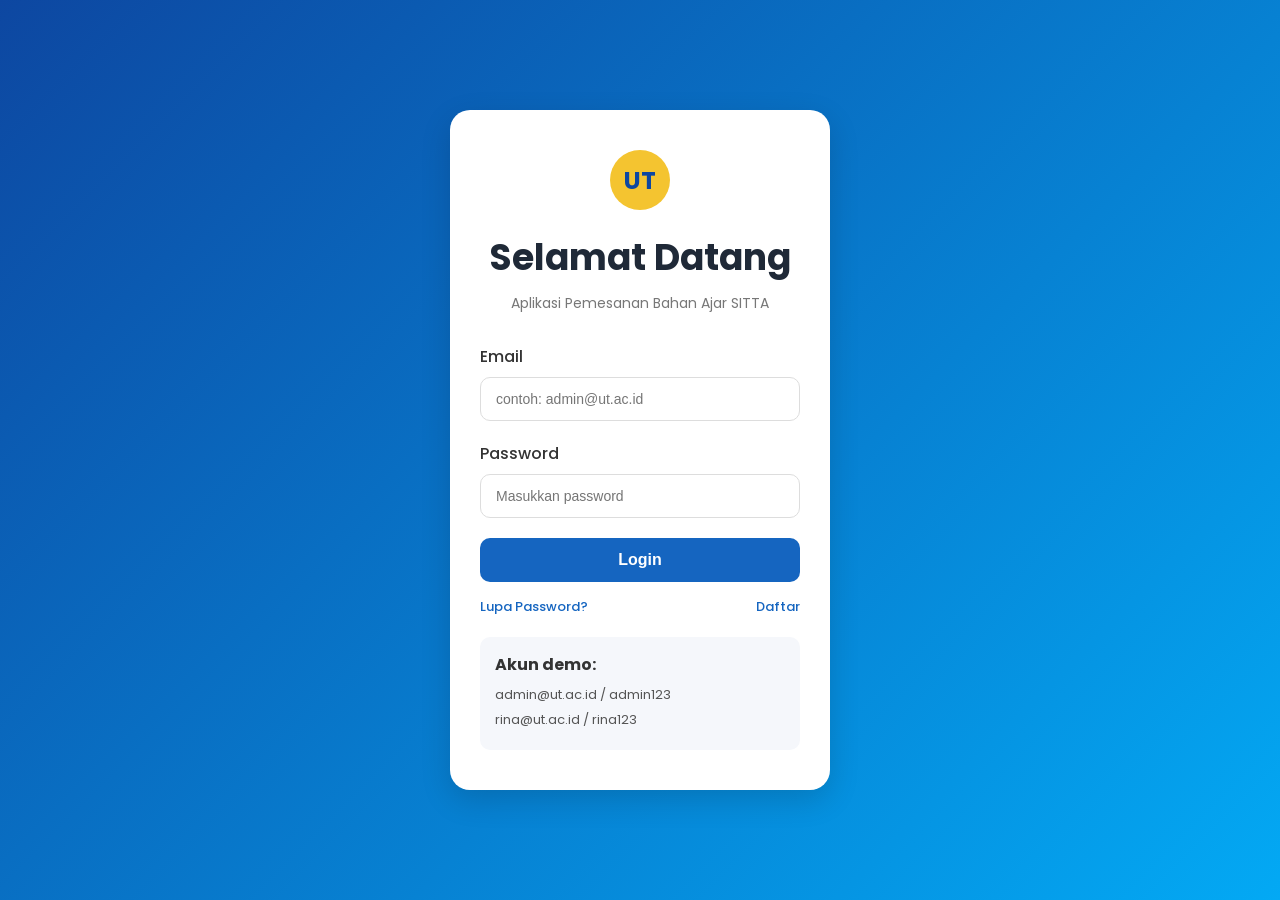
<file: index.html>
<!DOCTYPE html>
<html lang="id">
<head>
  <meta charset="UTF-8" />
  <meta name="viewport" content="width=device-width, initial-scale=1.0"/>
  <title>Login SITTA</title>

  <link rel="preconnect" href="https://fonts.googleapis.com">
  <link rel="preconnect" href="https://fonts.gstatic.com" crossorigin>
  <link href="https://fonts.googleapis.com/css2?family=Poppins:wght@300;400;500;600;700&display=swap" rel="stylesheet">

  <link rel="stylesheet" href="css/style.css">
</head>
<body class="login-page">

  <div class="login-container">
    <div class="login-card">

      <div class="logo">UT</div>

      <h1>Selamat Datang</h1>
      <p class="subtitle">Aplikasi Pemesanan Bahan Ajar SITTA</p>

      <form id="loginForm">
        <div class="form-group">
          <label for="email">Email</label>
          <input type="email" id="email" placeholder="contoh: admin@ut.ac.id" required>
        </div>

        <div class="form-group">
          <label for="password">Password</label>
          <input type="password" id="password" placeholder="Masukkan password" required>
        </div>

        <button type="submit" id="loginBtn" class="btn-login">
          Login
        </button>
      </form>

      <div class="links">
        <a href="#" onclick="alert('Fitur ini sedang dalam pengembangan')">Lupa Password?</a>
        <a href="#" onclick="alert('Silahkan hubungi admin untuk pendaftaran')">Daftar</a>
      </div>

      <div class="demo-box">
        <h4>Akun demo:</h4>
        <p>admin@ut.ac.id / admin123</p>
        <p>rina@ut.ac.id / rina123</p>
      </div>

    </div>
  </div>

  <script src="js/data.js"></script>
  <script src="js/script.js"></script>
  
  <script>
    const loginForm = document.getElementById('loginForm');

    loginForm.addEventListener('submit', function(e) {
        // Mencegah halaman refresh saat form dikirim
        e.preventDefault();

        const emailInput = document.getElementById('email').value.trim();
        const passInput = document.getElementById('password').value;

        // 1. Validasi keberadaan dataPengguna
        if (typeof dataPengguna === 'undefined') {
            alert('Error: Data pengguna tidak ditemukan. Pastikan file js/data.js sudah benar.');
            return;
        }

        // 2. Pencarian user di dalam array dataPengguna
        const user = dataPengguna.find(u => u.email === emailInput && u.password === passInput);

        if (user) {
            // Simpan info user ke LocalStorage (Kecuali password untuk keamanan)
            const userDataToStore = {
                nama: user.nama,
                email: user.email,
                role: user.role
            };
            
            localStorage.setItem('userTersambung', JSON.stringify(userDataToStore));
            
            // Notifikasi sukses (opsional) sebelum pindah halaman
            console.log('Login Berhasil sebagai:', user.nama);
            
            // Pindah ke halaman dashboard
            window.location.href = 'dashboard.html';
        } else {
            // Jika login gagal
            alert('Email atau Password salah! Periksa kembali akun demo Anda.');
            // Kosongkan input password untuk keamanan
            document.getElementById('password').value = '';
        }
    });
  </script>
</body>
</html>
</file>
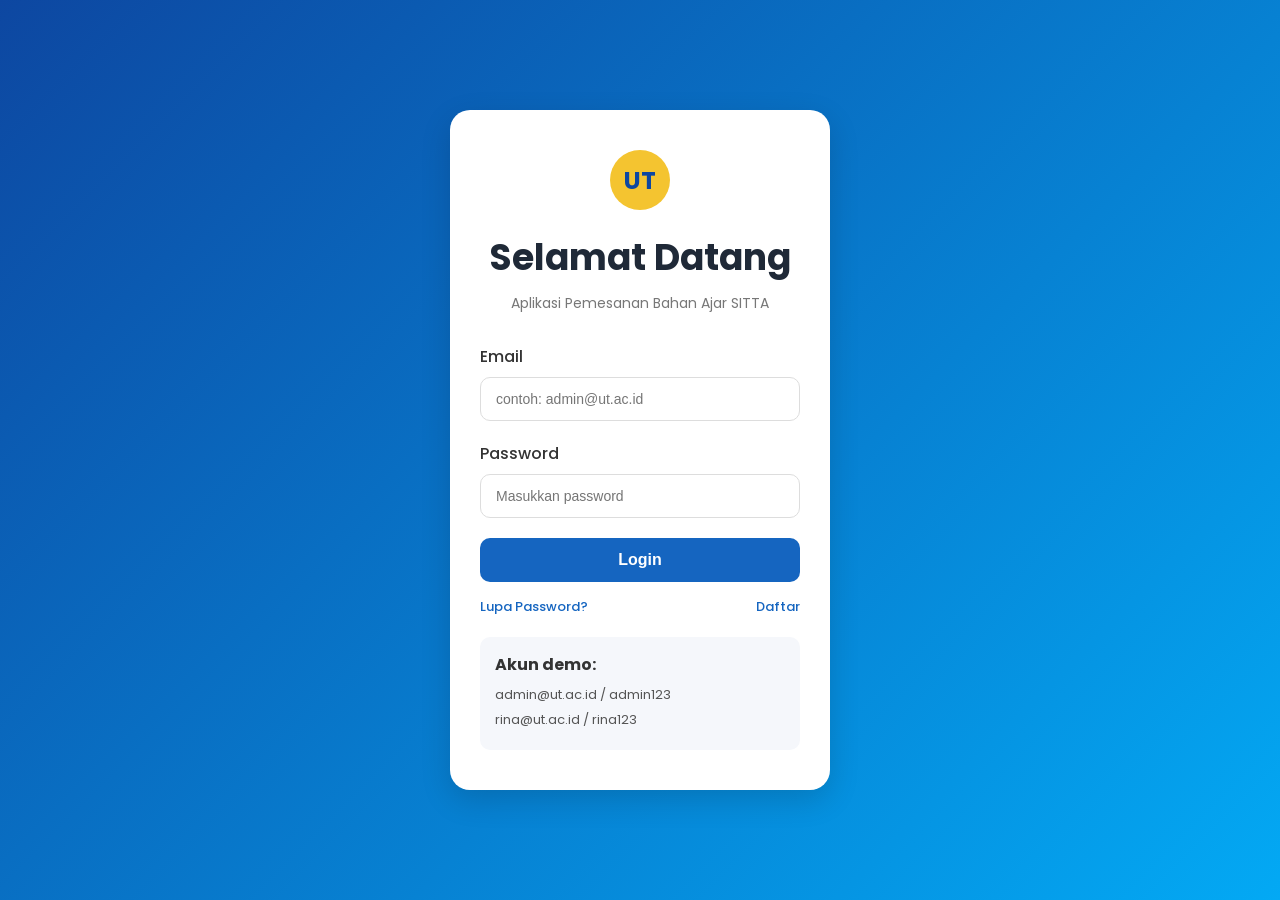
<file: dashboard.html>
<!DOCTYPE html>
<html lang="id">
<head>
  <meta charset="UTF-8">
  <meta name="viewport" content="width=device-width, initial-scale=1.0">
  <title>Dashboard SITTA</title>
  
  <link rel="stylesheet" href="css/style.css">
  <link href="https://fonts.googleapis.com/css2?family=Poppins:wght@300;400;500;600;700&display=swap" rel="stylesheet">
</head>

<body class="dashboard-page">

  <nav class="navbar">
    <div class="logo-dashboard">SITTA UT</div>
    <ul class="nav-links">
      <li><a href="dashboard.html">Home</a></li>
      <li><a href="stok.html">Informasi Bahan Ajar</a></li>
      <li><a href="tracking.html">Tracking Pengiriman</a></li>
      <li><a href="#" id="logoutLink">Logout</a></li>
    </ul>
  </nav>

  <div class="dashboard-container">

    <header class="hero">
      <div class="hero-left">
        <span class="badge">Dashboard Aplikasi SITTA</span>
        <h1 id="greetingText">Selamat Datang, Admin SITTA</h1>
        <p id="userRole">Login sebagai Administrator - Pusat</p>
      </div>
      <div class="hero-right">
        <h2>1587</h2>
        <p>Total Stok</p>
      </div>
    </header>

    <div class="card-container">
      <div class="card">
        <h3>Informasi Bahan Ajar</h3>
        <p>Lihat daftar bahan ajar, stok, edisi, dan cover modul terbaru secara real-time.</p>
        <button onclick="location.href='stok.html'">Buka Stok</button>
      </div>

      <div class="card">
        <h3>Tracking Pengiriman</h3>
        <p>Cari status pengiriman bahan ajar Anda berdasarkan Nomor Delivery Order.</p>
        <button onclick="location.href='tracking.html'">Cari DO</button>
      </div>

  <script src="js/data.js"></script>
  <script src="js/script.js"></script>
  
  <script>
    // 1. Ambil data user dari LocalStorage (data ini dikirim dari halaman login)
    const userSession = localStorage.getItem('userTersambung');

    // 2. Cek apakah ada user yang login
    if (userSession) {
        const user = JSON.parse(userSession);
        
        // Ganti teks nama sesuai user yang login
        document.getElementById('greetingText').innerText = `Selamat Datang, ${user.nama}!`;
        
        // Ganti teks role (opsional)
        document.getElementById('userRole').innerText = `Login sebagai ${user.role} - ${user.lokasi}`;
    } else {
        // Jika tidak ada data login (mencoba masuk lewat URL), lempar kembali ke halaman login
        alert("Anda harus login terlebih dahulu!");
        window.location.href = 'index.html';
    }

    // 3. Fungsi Logout
    document.getElementById('logoutLink').addEventListener('click', function(e) {
        e.preventDefault(); // Mencegah link berpindah langsung
        
        // Hapus data login dari browser
        localStorage.removeItem('userTersambung');
        
        // Beri pesan dan pindah ke halaman login
        alert("Anda telah berhasil logout.");
        window.location.href = 'index.html';
    });
  </script>

</body>
</html>
</file>
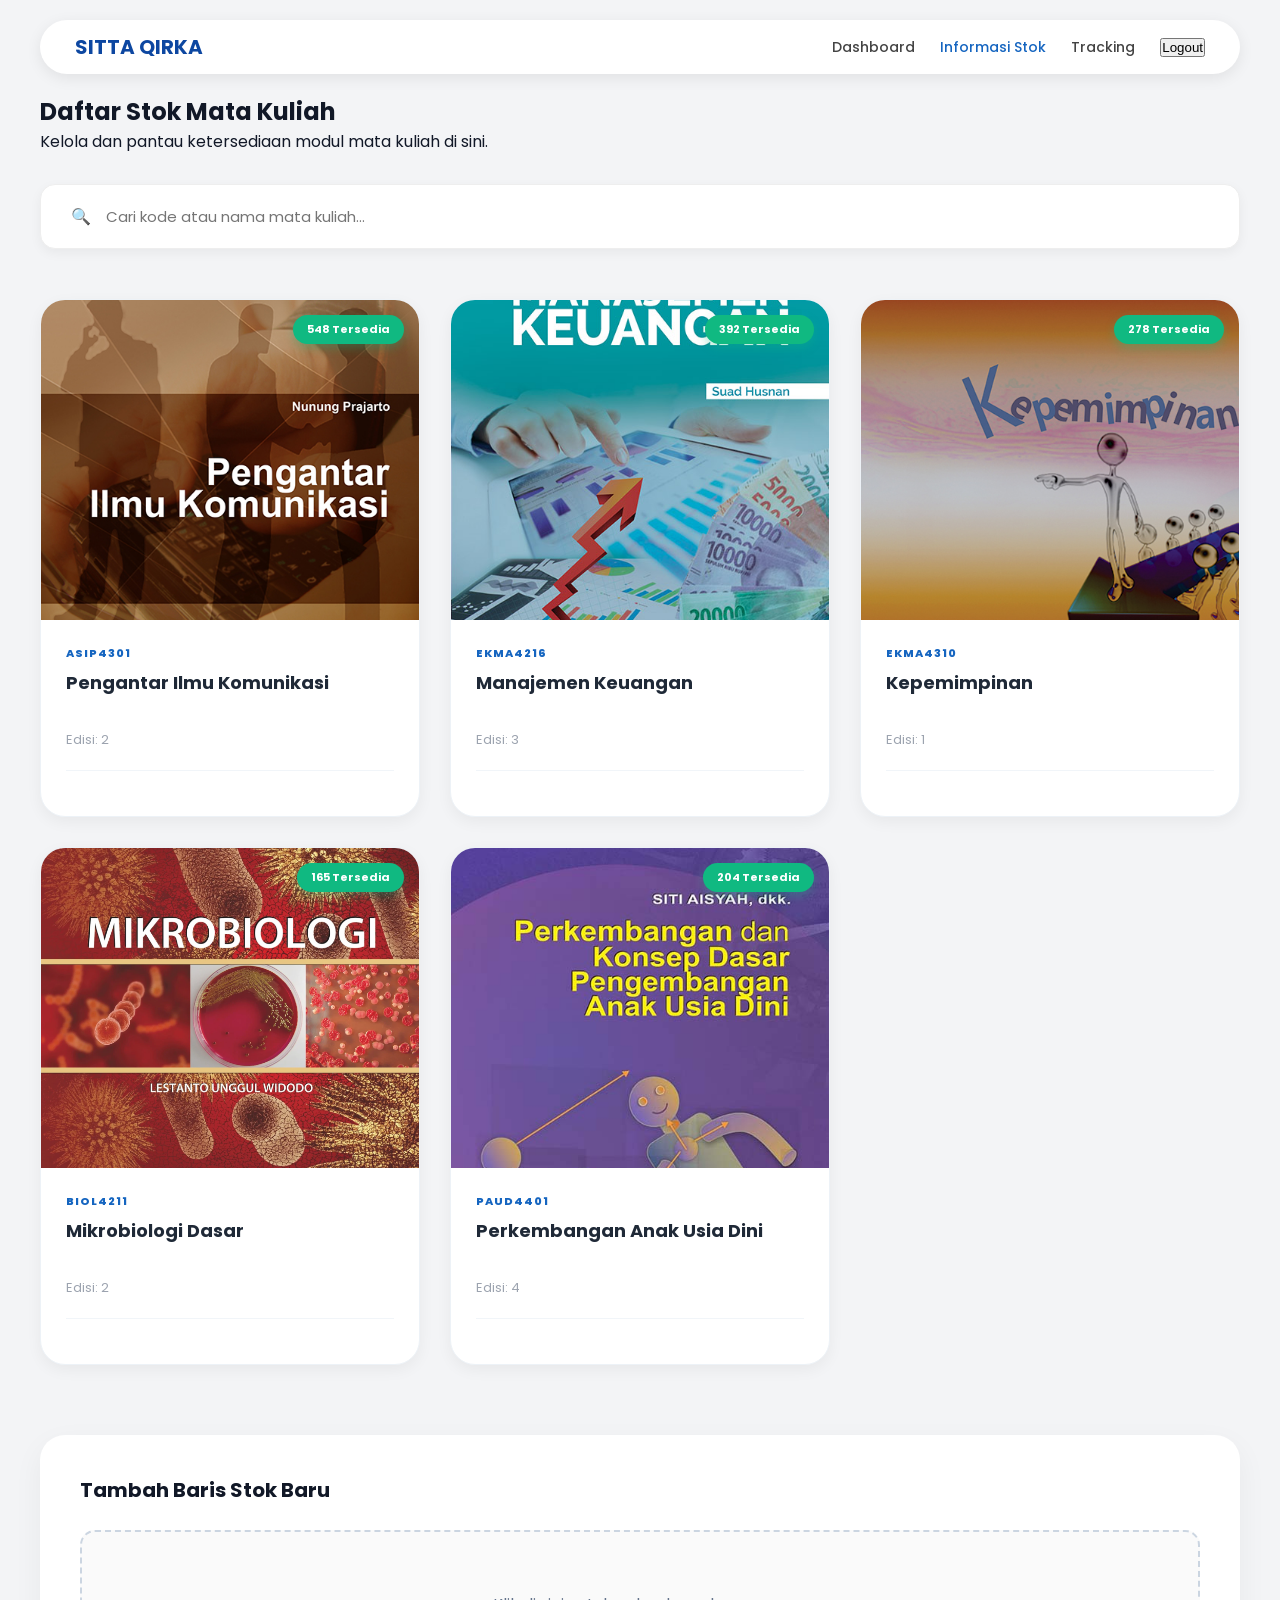
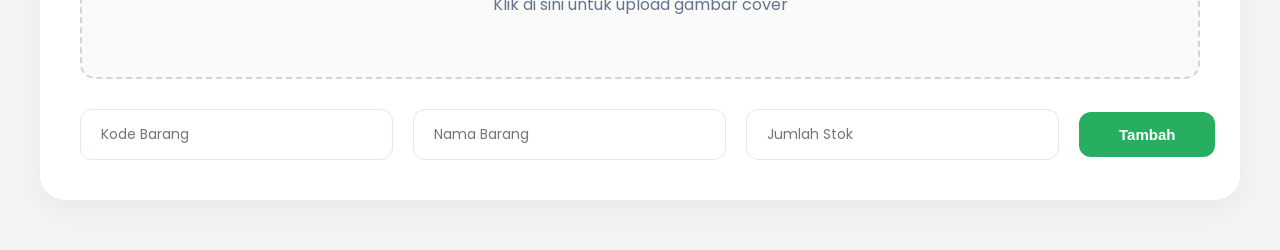
<file: stok.html>
<!DOCTYPE html>
<html lang="id">
<head>
    <meta charset="UTF-8">
    <meta name="viewport" content="width=device-width, initial-scale=1.0">
    <title>Stok Buku - SITTA QIRKA</title>
    <link href="https://fonts.googleapis.com/css2?family=Poppins:wght@300;400;500;600;700&display=swap" rel="stylesheet">
    <link rel="stylesheet" href="css/style.css">
</head>
<body class="stok-page">

    <nav class="navbar">
        <a href="dashboard.html" class="brand">SITTA QIRKA</a>
        <div class="nav-links">
            <a href="dashboard.html">Dashboard</a>
            <a href="stok.html" class="active">Informasi Stok</a>
            <a href="tracking.html">Tracking</a>
            <button class="nav-button danger">Logout</button>
        </div>
    </nav>

    <div class="container">
        <div class="stok-header">
            <h2>Daftar Stok Mata Kuliah</h2>
            <p>Kelola dan pantau ketersediaan modul mata kuliah di sini.</p>
        </div>

        <div class="filter-wrapper">
            <div class="search-box">
                <span style="margin-left: 10px;">🔍</span> 
                <input type="text" id="searchInput" placeholder="Cari kode atau nama mata kuliah...">
            </div>
            </div>

        <div class="stok-grid" id="stok-container">
        </div>

        <div id="no-results" style="display: none; text-align: center; padding: 50px; color: #94a3b8;">
            Data tidak ditemukan...
        </div>

        <div class="add-stok-section">
            <h3>Tambah Baris Stok Baru</h3>
            
        <div class="upload-area" onclick="document.getElementById('fileInput').click()">
            <p>Klik di sini untuk upload gambar cover</p>
            <input type="file" id="fileInput" accept="image/*" style="display: none;">
        </div>

            <div class="input-form-row">
                <input type="text" placeholder="Kode Barang" class="stok-input">
                <input type="text" placeholder="Nama Barang" class="stok-input">
                <input type="number" placeholder="Jumlah Stok" class="stok-input">
                <button class="btn-submit-stok">Tambah</button>
            </div>
        </div>
    </div>

    <script src="js/data.js"></script> 
    <script src="js/script.js"></script> 
</body>
</html>
</file>
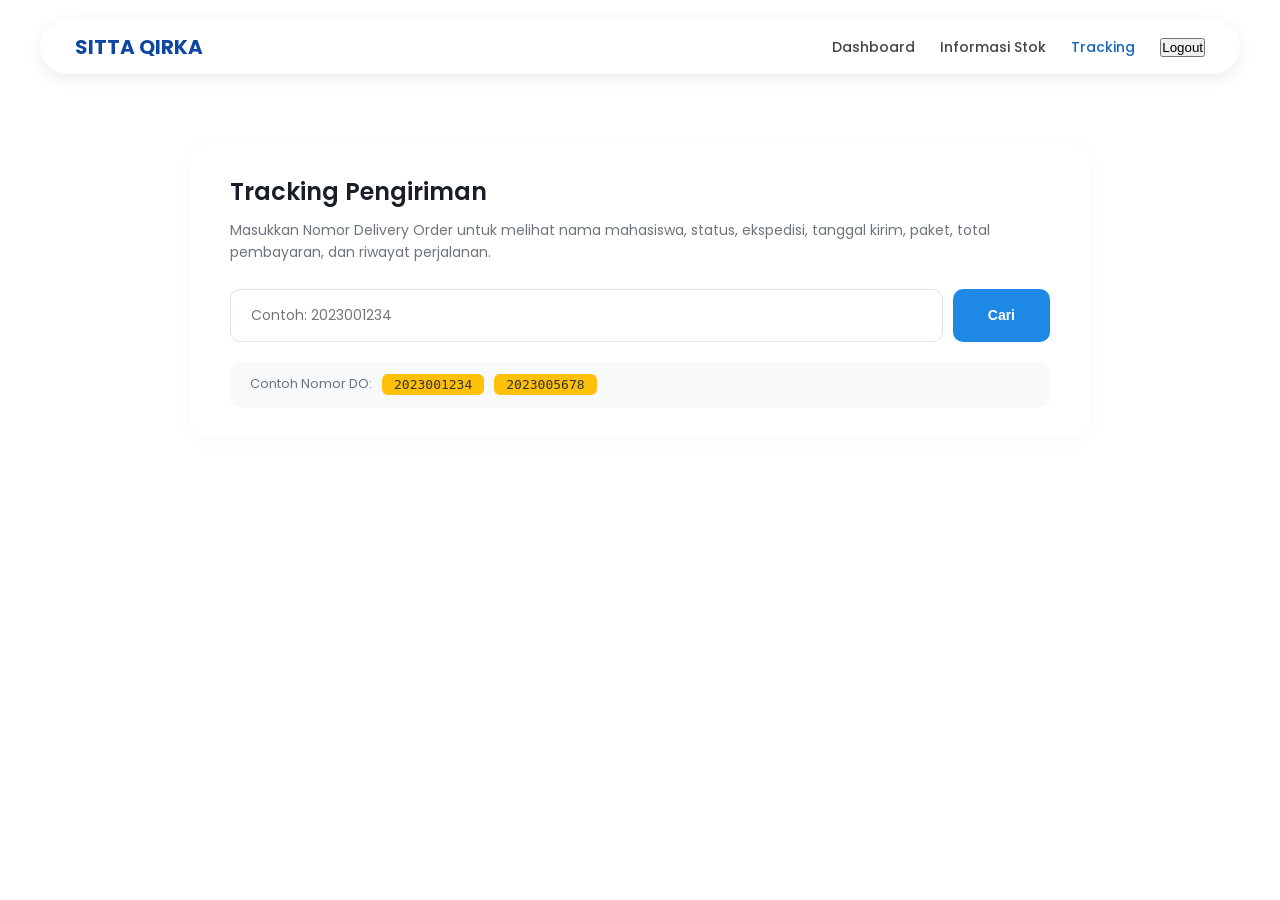
<file: tracking.html>
<!DOCTYPE html>
<html lang="id">
<head>
    <meta charset="UTF-8">
    <meta name="viewport" content="width=device-width, initial-scale=1.0">
    <title>Tracking Pengiriman - SITTA QIRKA</title>
    <link href="https://fonts.googleapis.com/css2?family=Poppins:wght@300;400;500;600;700&display=swap" rel="stylesheet">
    <link rel="stylesheet" href="css/style.css">
</head>
<body class="tracking-page">

    <nav class="navbar">
        <a href="dashboard.html" class="brand">SITTA QIRKA</a>
        <div class="nav-links">
            <a href="dashboard.html">Dashboard</a>
            <a href="stok.html">Informasi Stok</a>
            <a href="tracking.html" class="active">Tracking</a>
            <button class="nav-button danger">Logout</button>
        </div>
    </nav>

    <div class="container tracking-main-container">
        
        <div class="tracking-search-card">
            <div class="tracking-card-header">
                <h2>Tracking Pengiriman</h2>
                <p>Masukkan Nomor Delivery Order untuk melihat nama mahasiswa, status, ekspedisi, tanggal kirim, paket, total pembayaran, dan riwayat perjalanan.</p>
            </div>

            <div class="tracking-search-area">
                <input type="text" id="resiInput" placeholder="Contoh: 2023001234">
                <button class="btn-submit-stok" id="btnLacak">Cari</button>
            </div>

            <div class="do-hint-area">
                <span class="hint-label">Contoh Nomor DO:</span>
                <span class="do-number">2023001234</span>
                <span class="do-number">2023005678</span>
            </div>
        </div>

        <div id="tracking-result" class="tracking-result-container" style="display: none;">
            <div class="status-result-card">
                <h3 class="result-title">Hasil Tracking</h3>
                
                <div class="info-row">
                    <strong>Nomor DO:</strong> <span id="res-do">-</span>
                </div>
                <div class="info-row">
                    <strong>Nama Mahasiswa:</strong> <span id="res-nama">-</span>
                </div>
                <div class="info-row">
                    <strong>Status Pengiriman:</strong> <span id="res-status">-</span>
                </div>

                <div class="progress-container">
                    <div class="progress-bar" id="res-progress" style="width: 70%;">70%</div>
                </div>

                <div class="detail-grid">
                    <p><strong>Ekspedisi:</strong> <span id="res-ekspedisi">-</span></p>
                    <p><strong>Tanggal Kirim:</strong> <span id="res-tgl">-</span></p>
                    <p><strong>Jenis Paket:</strong> <span id="res-paket">-</span></p>
                    <p><strong>Total Pembayaran:</strong> <span id="res-bayar">-</span></p>
                </div>

                <div class="riwayat-section">
                    <h4>Riwayat Perjalanan</h4>
                    <ul id="res-riwayat" class="riwayat-list">
                        </ul>
                </div>
            </div>
        </div>

    </div>

    <script src="js/data.js"></script> 
    <script src="js/script.js"></script>
</body>
</html>
</file>
<file: css/style.css>
/* =========================
    GLOBAL & RESET
   ========================= */
* {
    margin: 0;
    padding: 0;
    box-sizing: border-box;
}

body {
    font-family: 'Poppins', sans-serif;
}

/* =========================
    HALAMAN LOGIN (.login-page)
   ========================= */
.login-page {
    height: 100vh;
    background: linear-gradient(135deg, #0d47a1, #03a9f4);
    display: flex;
    justify-content: center;
    align-items: center;
}

.login-container {
    width: 100%;
    display: flex;
    justify-content: center;
    align-items: center;
    padding: 20px;
}

.login-card {
    width: 380px;
    background: #ffffff;
    padding: 40px 30px;
    border-radius: 20px;
    box-shadow: 0 10px 30px rgba(0,0,0,0.15);
    text-align: center;
}

.logo {
    width: 60px;
    height: 60px;
    margin: 0 auto 20px;
    border-radius: 50%;
    background: #f4c430;
    display: flex;
    justify-content: center;
    align-items: center;
    font-size: 24px;
    font-weight: 700;
    color: #0d47a1;
}

.login-card h1 {
    font-size: 36px;
    color: #1f2937;
    margin-bottom: 8px;
}

.subtitle {
    font-size: 14px;
    color: #777;
    margin-bottom: 30px;
}

.form-group {
    text-align: left;
    margin-bottom: 20px;
}

.form-group label {
    display: block;
    margin-bottom: 8px;
    font-weight: 500;
    color: #333;
}

.form-group input {
    width: 100%;
    padding: 13px 15px;
    border: 1px solid #ddd;
    border-radius: 10px;
    font-size: 14px;
    outline: none;
    transition: 0.3s;
}

.form-group input:focus {
    border-color: #1976d2;
    box-shadow: 0 0 5px rgba(25,118,210,0.3);
}

.btn-login {
    width: 100%;
    padding: 13px;
    border: none;
    border-radius: 10px;
    background: #1565c0;
    color: white;
    font-size: 16px;
    font-weight: 600;
    cursor: pointer;
    transition: 0.3s;
}

.btn-login:hover { background: #0d47a1; }

.links {
    margin-top: 15px;
    display: flex;
    justify-content: space-between;
}

.links a {
    text-decoration: none;
    color: #1565c0;
    font-size: 13px;
    font-weight: 500;
}

.links a:hover { text-decoration: underline; }

.demo-box {
    margin-top: 20px;
    padding: 15px;
    background: #f5f7fb;
    border-radius: 10px;
    text-align: left;
}

.demo-box h4 { margin-bottom: 8px; color: #333; }
.demo-box p { font-size: 13px; color: #555; margin-bottom: 5px; }

/* =========================
    HALAMAN DASHBOARD, STOK & TRACKING
   ========================= */
.dashboard-page, .stok-page {
    background: #f3f4f6;
    color: #111827;
    overflow-x: hidden;
}

.navbar {
    max-width: 1200px;
    margin: 20px auto;
    background: #ffffff;
    padding: 12px 35px;
    border-radius: 50px;
    display: flex;
    justify-content: space-between;
    align-items: center;
    box-shadow: 0 4px 15px rgba(0,0,0,0.08);
}

.logo-dashboard, .brand {
    font-size: 20px;
    font-weight: 700;
    color: #0d47a1;
    text-decoration: none;
}

.nav-links, nav {
    display: flex;
    list-style: none;
    gap: 25px;
    align-items: center;
}

.nav-links a, nav a {
    text-decoration: none;
    color: #444;
    font-size: 14px;
    font-weight: 500;
    transition: 0.3s;
}

.nav-links a:hover, nav a:hover, .nav-links a.active {
    color: #1565c0;
}

.dashboard-container, .container {
    width: 95%;
    max-width: 1200px;
    margin: 0 auto 50px;
}

/* Hero Section (Dashboard Only) */
.hero {
    background: linear-gradient(135deg, #1565c0, #03a9f4);
    border-radius: 25px;
    padding: 50px 40px;
    color: white;
    display: flex;
    justify-content: space-between;
    align-items: center;
    box-shadow: 0 10px 25px rgba(21, 101, 192, 0.2);
}

.hero-left h1 { font-size: 32px; margin: 10px 0; font-weight: 700; }
.badge { background: rgba(255, 255, 255, 0.2); padding: 6px 15px; border-radius: 20px; font-size: 12px; text-transform: uppercase; letter-spacing: 1px; }
.hero-right h2 { font-size: 50px; line-height: 1; }

.card-container {
    display: grid;
    grid-template-columns: repeat(2, 1fr); 
    gap: 25px;
    margin-top: 30px;
}

.card {
    background: #ffffff;
    padding: 30px;
    border-radius: 20px;
    box-shadow: 0 5px 15px rgba(0,0,0,0.05);
    display: flex;
    flex-direction: column;
    justify-content: space-between;
    min-height: 240px;
    transition: transform 0.3s ease;
}

.card:hover { transform: translateY(-8px); }
.card h3 { font-size: 20px; margin-bottom: 12px; color: #1f2937; }
.card p { color: #6b7280; font-size: 14px; line-height: 1.6; margin-bottom: 20px; }

/* ============================================================
   KOMPONEN KHUSUS STOK & TRACKING
   ============================================================ */

/* Header & Filter Area */
.stok-header, .section-title { margin: 20px 0 30px; }
.stok-header h2, .section-title h1 { font-size: 24px; color: #111827; }
.section-title p { color: #6b7280; font-size: 14px; margin-top: 5px; }

.filter-wrapper {
    display: flex;
    justify-content: center; /* Membuat search box di tengah */
    margin-bottom: 40px;
}

.search-box {
    width: 100%; /* Atau sesuaikan dengan keinginanmu */
    max-width: 800px; 
}

/* Search Box Global */
.search-box {
    flex: 1; /* Biar memanjang memenuhi ruang yang ditinggalkan dropdown */
    max-width: 1200px;
    background: white;
    border-radius: 15px;
    padding: 5px 20px;
    display: flex;
    align-items: center;
    box-shadow: 0 4px 12px rgba(0,0,0,0.05);
    border: 1px solid #eee;
}

.search-box input {
    border: none;
    padding: 15px;
    width: 100%;
    outline: none;
    font-family: 'Poppins', sans-serif;
    font-size: 15px;
    color: #444;
}

/* ============================================================
   HALAMAN STOK (stok.html) - KHUSUS PERBAIKAN GRID & CARD
   ============================================================ */

/* Container Utama Grid */
.stok-grid { 
    display: grid; 
    grid-template-columns: repeat(auto-fill, minmax(280px, 1fr)); 
    gap: 30px; 
    padding: 10px 0;
}

/* Kartu Stok */
.stok-card {
    position: relative; /* KUNCI UTAMA: Supaya badge nempel di kartu buku */
    background: white;
    border-radius: 25px; 
    overflow: hidden;
    transition: all 0.3s ease;
    box-shadow: 0 5px 15px rgba(0,0,0,0.05);
    display: flex;
    flex-direction: column;
    border: 1px solid #edf2f7;
}

.stok-card:hover { 
    transform: translateY(-10px); 
    box-shadow: 0 15px 30px rgba(0,0,0,0.1); 
}

/* Wrapper Gambar */
.stok-img-wrapper { 
    position: relative; 
    height: 320px; 
    overflow: hidden; 
    background: #f1f5f9; 
}

.stok-img-wrapper img { 
    width: 100%; 
    height: 100%; 
    object-fit: cover; 
    transition: transform 0.5s ease;
}

.stok-card:hover .stok-img-wrapper img {
    transform: scale(1.1);
}

/* Badge Stok Tersedia */
.stok-badge { 
    position: absolute; /* Dia akan nempel ke .stok-card */
    top: 15px; 
    right: 15px; 
    background: #10b981; 
    color: white; 
    padding: 6px 14px; 
    border-radius: 50px; 
    font-size: 11px; 
    font-weight: 700; 
    z-index: 10; /* Biar di depan gambar */
    box-shadow: 0 4px 10px rgba(16, 185, 129, 0.3);
}

/* Area Informasi Teks */
.stok-info { 
    padding: 25px; 
    flex-grow: 1; 
    display: flex;
    flex-direction: column;
}

.kode-buku {
    font-size: 11px;
    font-weight: 800;
    color: #1565c0;
    text-transform: uppercase;
    letter-spacing: 1px;
    margin-bottom: 8px;
    display: block;
}

.stok-info h3 { 
    font-size: 18px; 
    font-weight: 700; 
    color: #1f2937; 
    margin-bottom: 10px;
    line-height: 1.4;
    min-height: 50px; /* Biar tinggi judul seragam */
}

.edisi-buku {
    font-size: 13px;
    color: #9ca3af;
    margin-bottom: 20px;
}

/* Baris Harga & Detail */
.price-row { 
    display: flex; 
    justify-content: space-between; 
    align-items: center; 
    border-top: 1px solid #f1f5f9; 
    padding-top: 20px; 
    margin-top: auto; 
}

.price { 
    font-weight: 800; 
    color: #f97316; /* Oranye Terang */
    font-size: 17px; 
}

.btn-detail {
    background: #f1f5f9;
    color: #475569;
    border: none;
    padding: 10px 18px;
    border-radius: 12px;
    font-size: 12px;
    font-weight: 700;
    cursor: pointer;
    transition: 0.3s;
}

.btn-detail:hover {
    background: #1565c0;
    color: white;
}

/* ============================================================
   FITUR TAMBAH STOK BARU (DI BARIS PALING BAWAH CSS)
   ============================================================ */
.add-stok-section {
    margin-top: 60px;
    background: #ffffff;
    padding: 40px;
    border-radius: 25px;
    box-shadow: 0 10px 30px rgba(0,0,0,0.05);
}

.add-stok-section h3 {
    font-size: 20px;
    font-weight: 700;
    margin-bottom: 25px;
    color: #111827;
}

.upload-area {
    border: 2px dashed #cbd5e1;
    border-radius: 15px;
    padding: 60px 20px;
    text-align: center;
    color: #64748b;
    margin-bottom: 30px;
    cursor: pointer;
    transition: all 0.3s ease;
    background: #fafafa;
}

.upload-area:hover {
    background: #f1f5f9;
    border-color: #1565c0;
    color: #1565c0;
}

.input-form-row {
    display: flex;
    gap: 20px;
    align-items: center;
}

.stok-input {
    flex: 1;
    padding: 14px 20px;
    border: 1px solid #e2e8f0;
    border-radius: 12px;
    font-family: 'Poppins', sans-serif;
    font-size: 14px;
    outline: none;
    transition: 0.3s;
}

.stok-input:focus {
    border-color: #1565c0;
    box-shadow: 0 0 0 4px rgba(21, 101, 192, 0.1);
}

.btn-submit-stok {
    background: #27ae60; /* Hijau sesuai gambar */
    color: white;
    border: none;
    padding: 14px 40px;
    border-radius: 12px;
    font-weight: 600;
    font-size: 15px;
    cursor: pointer;
    transition: all 0.3s ease;
}

.btn-submit-stok:hover {
    background: #219150;
    transform: translateY(-2px);
    box-shadow: 0 6px 15px rgba(39, 174, 96, 0.2);
}

/* Responsif HP */
@media (max-width: 768px) {
    .input-form-row {
        flex-direction: column;
    }
    .btn-submit-stok {
        width: 100%;
    }
}

/* ============================================================
   PAGE: TRACKING (Spesifik sesuai Desain Screenshot)
   ============================================================ */

/* Container Utama & Card Utama */
.tracking-main-container {
    display: flex;
    flex-direction: column;
    align-items: center; /* Membuat card di tengah */
    padding-top: 50px;
}

.tracking-search-card {
    background: #ffffff;
    padding: 30px 40px;
    border-radius: 20px;
    width: 100%;
    max-width: 900px; /* Lebar card sesuai desain */
    box-shadow: 0 4px 20px rgba(0,0,0,0.03); /* Shadow halus */
}

/* Header Text */
.tracking-card-header h2 {
    font-size: 24px;
    font-weight: 600;
    margin-bottom: 10px;
    color: #1a1e26;
}

.tracking-card-header p {
    font-size: 14px;
    color: #6c757d;
    margin-bottom: 25px;
    line-height: 1.6;
}

/* Flex Row: Input + Button Cari */
.tracking-search-area {
    display: flex;
    gap: 10px;
    margin-bottom: 20px;
}

.tracking-search-area input {
    flex: 1; /* Input memanjang memenuhi ruang */
    padding: 15px 20px;
    border: 1px solid #dee2e6;
    border-radius: 10px;
    font-family: 'Poppins', sans-serif;
    font-size: 14px;
    outline: none;
    transition: border-color 0.3s;
}

.tracking-search-area input:focus {
    border-color: #1565c0;
}

/* Override Tombol Tambah agar warnanya BIRU (sesuai desain) */
#btnLacak {
    background: #1e88e5; /* Biru cerah sesuai desain */
    color: white;
    padding: 15px 35px;
    border-radius: 10px;
    font-size: 14px;
    font-weight: 600;
    cursor: pointer;
    transition: background 0.3s;
}

#btnLacak:hover {
    background: #1565c0;
}

/* Area Hint Nomor DO */
.do-hint-area {
    background: #f8f9fa; /* Latar belakang abu-abu sangat muda */
    padding: 12px 20px;
    border-radius: 10px;
    display: flex;
    align-items: center;
    gap: 10px;
    font-size: 13px;
}

.hint-label {
    color: #6c757d;
}

/* Kotak Kuning Nomor DO */
.do-number {
    background: #ffc107; /* Kuning cerah sesuai desain */
    color: #333;
    padding: 3px 12px;
    border-radius: 6px;
    font-family: monospace; /* Biar kayak kode */
    font-weight: 500;
}

/* =========================
   HASIL TRACKING (Sembunyi)
   ========================= */
.tracking-result-container {
    margin-top: 30px;
    width: 100%;
    max-width: 900px;
}

.status-result-card {
    background: white;
    padding: 30px;
    border-radius: 15px;
}

/* Penyesuaian Responsif */
@media (max-width: 768px) {
    .tracking-search-area {
        flex-direction: column;
    }
    .do-hint-area {
        flex-direction: column;
        align-items: flex-start;
    }
}

.progress-container {
    background: #e2e8f0;
    border-radius: 50px;
    height: 25px;
    margin: 20px 0;
    overflow: hidden;
}

.progress-bar {
    background: #27ae60; /* Hijau sesuai desain */
    height: 100%;
    color: white;
    text-align: center;
    font-size: 12px;
    line-height: 25px;
    font-weight: 600;
}

.status-result-card {
    border-left: 5px solid #1e88e5; /* Garis biru di samping */
    padding-left: 25px;
}

.riwayat-list {
    list-style: none;
    padding: 0;
    margin-top: 10px;
}

.riwayat-list li {
    font-size: 13px;
    margin-bottom: 10px;
    color: #475569;
}
</file>
